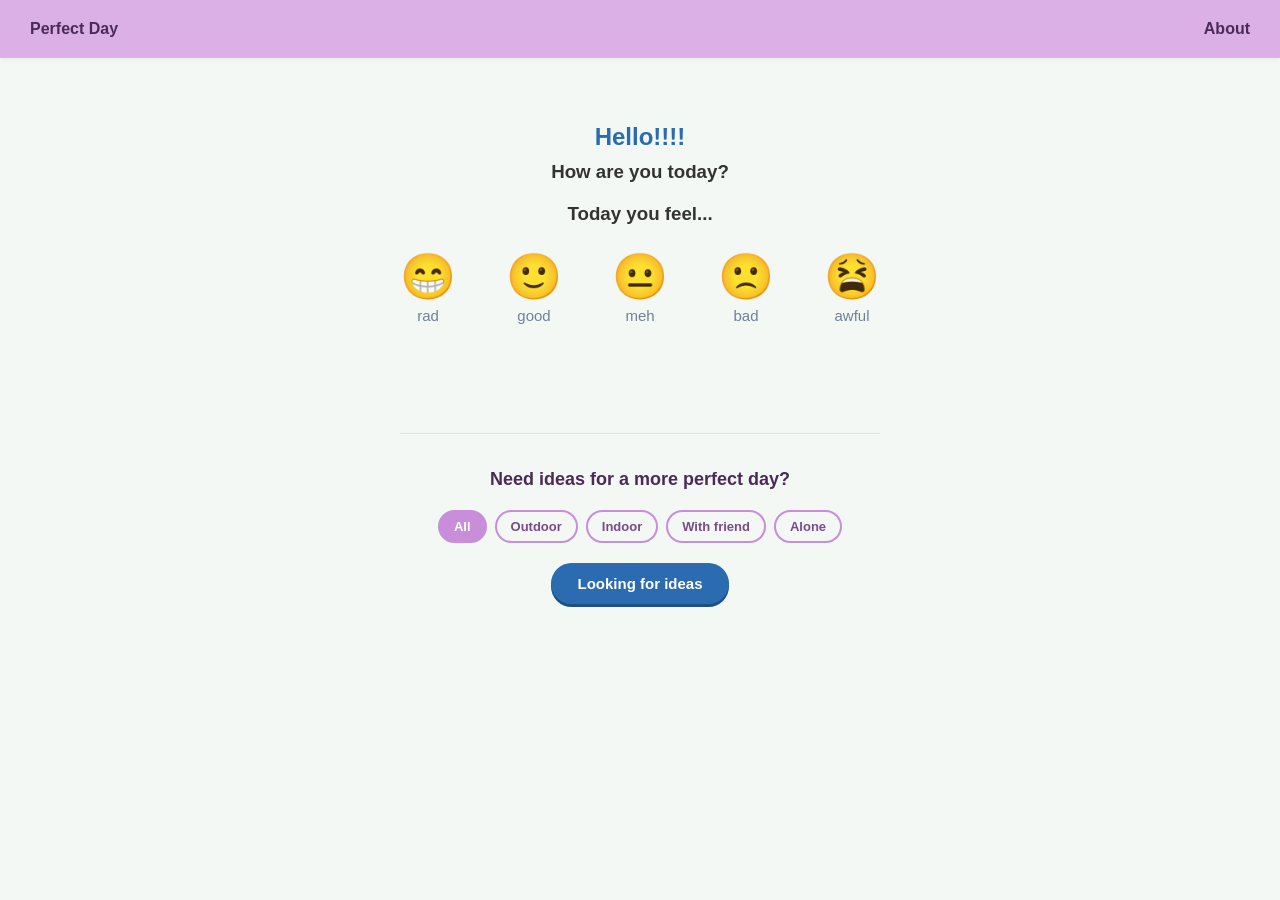
<file: Downloads/learn python/website.pertama/emotionstrack/index.html>
<!DOCTYPE html>
<html lang="id">
<head>
    <meta charset="UTF-8">
    <meta name="viewport" content="width=device-width, initial-scale=1.0">
    <title>Perfect Day</title>
    <link rel="stylesheet" href="style.css">
</head>
<body>

    <!-- Navigasi Atas -->
    <nav class="navbar">
        <div class="logo">Perfect Day</div>
        <ul class="nav-links">
            <li><a href="#about">About</a></li>
        </ul>
    </nav>

    <!-- Hero Section -->
    <section id="about" class="hero">
        <h1>Hello!!!!</h1>
        <h3>How are you today?</h3>
        <h3>Today you feel...</h3>

        <!-- Pilihan Emoji Mood -->
        <div class="emoji-container">
            <button data-mood="positive" onclick="tampilkanPesan('Awesome! keep up the great spirit for the future! 😎', 'positive', this)">
                <span class="emoji">😁</span>
                <span class="label">rad</span>
            </button>
            <button data-mood="positive" onclick="tampilkanPesan('Good day, continue your day yeah! 😊', 'positive', this)">
                <span class="emoji">🙂</span>
                <span class="label">good</span>
            </button>
            <button data-mood="neutral" onclick="tampilkanPesan('A bad day? thats okay, try doing something yeah! 🤗', 'neutral', this)">
                <span class="emoji">😐</span>
                <span class="label">meh</span>
            </button>
            <button data-mood="negative" onclick="tampilkanPesan('I hope your day gets better... 🙁', 'negative', this)">
                <span class="emoji">🙁</span>
                <span class="label">bad</span>
            </button>
            <button data-mood="negative" onclick="tampilkanPesan('Its been a tough day, huh? Lets take a break for a while, okey?! 🤗', 'negative', this)">
                <span class="emoji">😫</span>
                <span class="label">awful</span>
            </button>
        </div>

        <!-- Wadah Teks Pesan -->
        <p id="hasil-pesan" class="pesan-box"></p>

        <!-- Generator Ide Perfect Day -->
        <div class="ide-section">
            <h3 class="ide-heading">Need ideas for a more perfect day?</h3>

            <div class="kategori-container">
                <button class="chip active" data-kategori="semua" onclick="pilihKategori('semua', this)">All</button>
                <button class="chip" data-kategori="outdoor" onclick="pilihKategori('outdoor', this)">Outdoor</button>
                <button class="chip" data-kategori="indoor" onclick="pilihKategori('indoor', this)">Indoor</button>
                <button class="chip" data-kategori="sosial" onclick="pilihKategori('sosial', this)">With friend</button>
                <button class="chip" data-kategori="sendiri" onclick="pilihKategori('sendiri', this)">Alone</button>
            </div>

            <button class="btn-random" onclick="cariIdeSempurna()">Looking for ideas</button>
            <p id="pesan-random" class="pesan-random-box"></p>
        </div>
    </section>

    <script src="script.js"></script>
</body>
</html>
</file>
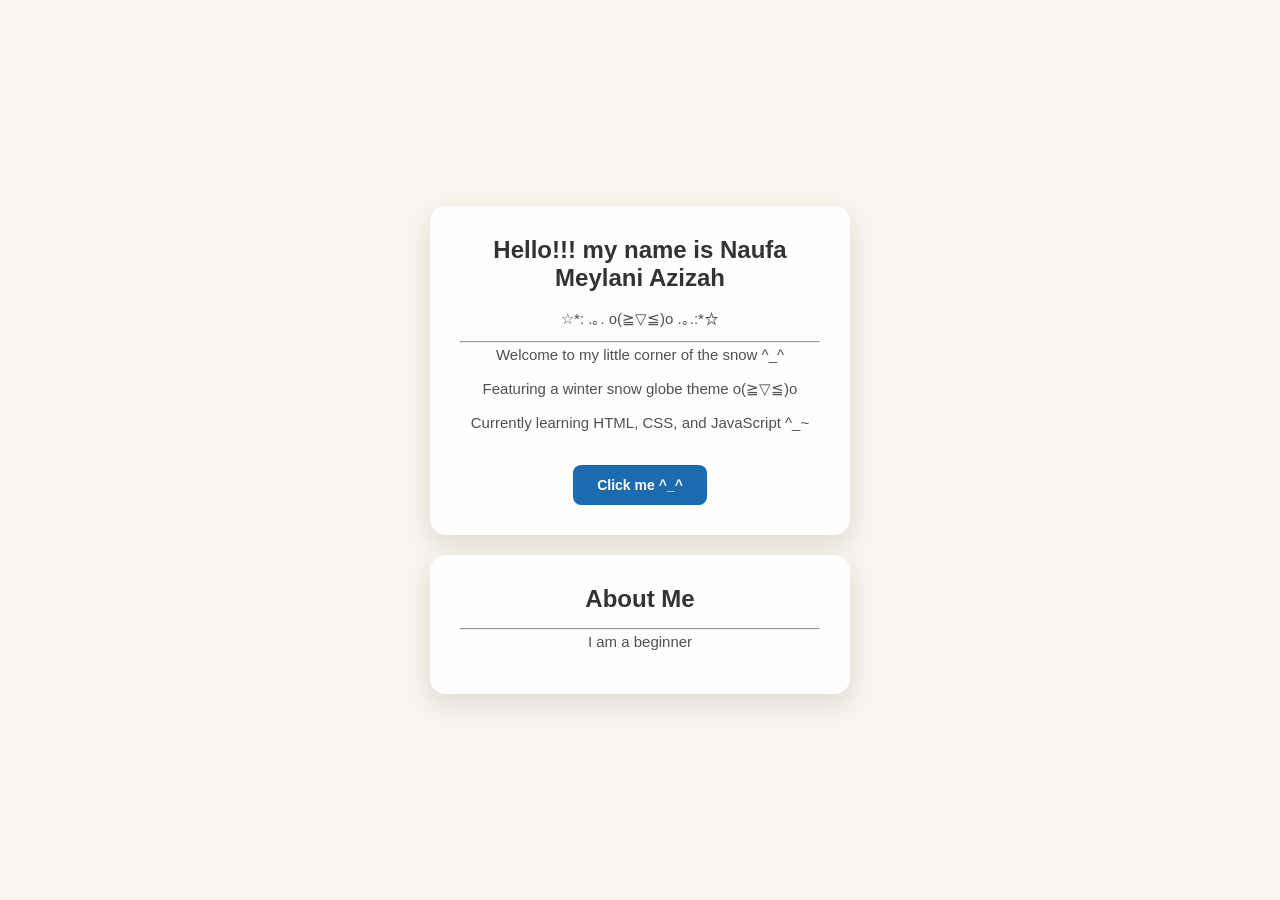
<file: Downloads/learn python/website.pertama/snowyweb/index.html>
<!DOCTYPE html>
<html lang="id">
<head>
    <meta charset="UTF-8">
    <meta name="viewport" content="width=device-width, initial-scale=1.0">
    <title>Snowy Web</title>
    <link rel="stylesheet" href="style.css">
</head>
<body>

    <canvas id="snowCanvas"></canvas>

    <div class="container">
        <div class="card">
            <h1>Hello!!! my name is Naufa Meylani Azizah</h1>
            <p>☆*: .｡. o(≧▽≦)o .｡.:*☆</p>
            <hr>
            <p>Welcome to my little corner of the snow ^_^</p>
            <p>Featuring a winter snow globe theme o(≧▽≦)o</p>
            <p>Currently learning HTML, CSS, and JavaScript ^_~</p>
            <button onclick="toggleTheme()">Click me ^_^</button>
        </div>

        <div class="card">
            <h1>About Me</h1>
            <hr>
            <p>I am a beginner</p>
        </div>
    </div>

    <script src="script.js"></script>
</body>
</html>
</file>
<file: Downloads/learn python/website.pertama/emotionstrack/style.css>
* {
    box-sizing: border-box;
    margin: 0;
    padding: 0;
}

body {
    font-family: Arial, Helvetica, sans-serif;
    background-color: #f3f8f5;
    color: #333;
    text-align: center;
}

/* Navbar */
.navbar {
    display: flex;
    justify-content: space-between;
    align-items: center;
    padding: 20px 30px;
    background-color: #dbb0e7;
    box-shadow: 0 2px 5px rgba(0, 0, 0, 0.05);
}

.logo {
    font-weight: bold;
    color: #4a2b57;
}

.nav-links {
    list-style: none;
    display: flex;
    gap: 10px;
}

.nav-links a {
    text-decoration: none;
    color: #4a2b57;
    font-weight: bold;
}

/* Hero Section */
.hero {
    padding: 65px 25px;
}

h1 {
    color: #2b6cb0;
    margin-bottom: 10px;
}

h3 {
    margin-bottom: 20px;
}

/* Container Emoji */
.emoji-container {
    display: flex;
    justify-content: center;
    flex-wrap: wrap;
    gap: 40px;
    margin-bottom: 10px;
}

.emoji-container button {
    background: transparent;
    border: none;
    cursor: pointer;
    display: flex;
    flex-direction: column;
    align-items: center;
    padding: 5px;
    border-radius: 70px;
    transition: transform 2.9s ease, background-color 0.2s ease;
}

.emoji-container button:hover {
    transform: scale(1.15);
}

.emoji-container button.selected {
    background-color: rgba(200, 142, 218, 0.18);
}

.emoji {
    font-size: 45px;
}

.label {
    font-size: 15px;
    color: #718096;
    margin-top: 4px;
}

/* Box Pesan Hasil Klik */
.pesan-box {
    margin: 25px auto 0 auto;
    padding: 12px 20px;
    background-color: #c88eda;
    color: #f9fbfc;
    border-radius: 8px;
    font-weight: bold;
    max-width: 350px;
    box-shadow: 0 2px 4px rgba(0, 0, 0, 0.05);

    opacity: 0;
    transform: translateY(-6px);
    max-height: 0;
    overflow: hidden;
    transition: opacity 0.35s ease, transform 0.35s ease, max-height 0.35s ease, margin 0.35s ease, padding 0.35s ease;
}

.pesan-box.tampil {
    opacity: 1;
    transform: translateY(0);
    max-height: 200px;
}

/* Bagian generator ide */
.ide-section {
    margin-top: 55px;
    padding-top: 35px;
    border-top: 1px solid rgba(0, 0, 0, 0.08);
    max-width: 480px;
    margin-left: auto;
    margin-right: auto;
}

.ide-heading {
    color: #4a2b57;
    font-size: 18px;
}

.kategori-container {
    display: flex;
    flex-wrap: wrap;
    justify-content: center;
    gap: 8px;
    margin-bottom: 20px;
}

.chip {
    border: 2px solid #c88eda;
    background: transparent;
    color: #7a4b8c;
    font-weight: bold;
    font-size: 13px;
    padding: 7px 14px;
    border-radius: 999px;
    cursor: pointer;
    transition: background-color 0.2s ease, color 0.2s ease;
}

.chip:hover {
    background-color: rgba(200, 142, 218, 0.15);
}

.chip.active {
    background-color: #c88eda;
    color: #ffffff;
}

.btn-random {
    display: block;
    margin: 0 auto;
    background-color: #2b6cb0;
    color: #ffffff;
    font-weight: bold;
    font-size: 15px;
    border: none;
    padding: 12px 26px;
    border-radius: 999px;
    cursor: pointer;
    box-shadow: 0 3px 0 #1f4f85;
    transition: transform 0.12s ease;
}

.btn-random:active {
    transform: translateY(2px);
    box-shadow: 0 1px 0 #1f4f85;
}

.pesan-random-box {
    margin: 20px auto 0 auto;
    padding: 14px 20px;
    background-color: #eaf1ff;
    color: #1f4f85;
    border-radius: 8px;
    font-weight: 600;
    max-width: 380px;
    line-height: 1.5;

    opacity: 0;
    transform: translateY(-6px);
    max-height: 0;
    overflow: hidden;
    transition: opacity 0.35s ease, transform 0.35s ease, max-height 0.35s ease, margin 0.35s ease, padding 0.35s ease;
}

.pesan-random-box.tampil {
    opacity: 1;
    transform: translateY(0);
    max-height: 220px;
}

@media (max-width: 480px) {
    .emoji-container {
        gap: 20px;
    }
    .emoji {
        font-size: 36px;
    }
}
</file>
<file: Downloads/learn python/website.pertama/snowyweb/style.css>
* {
    margin: 0;
    padding: 0;
    box-sizing: border-box;
}

body {
    font-family: 'Segoe UI', sans-serif;
    display: flex;
    justify-content: center;
    align-items: center;
    min-height: 100vh;
    background-color: #f7f5eb;
    color: #333;
    transition: background-color 0.4s ease, color 0.4s ease;
    overflow: hidden;
    position: relative;
}

#snowCanvas {
    position: absolute;
    top: 0;
    left: 0;
    width: 100%;
    height: 100%;
    pointer-events: none;
    z-index: 1;
    opacity: 0;
    transition: opacity 0.4s ease;
}

.container {
    display: flex;
    flex-direction: column;
    gap: 20px;
    z-index: 2;
}

.card {
    background: rgba(255, 255, 255, 0.9);
    padding: 30px;
    border-radius: 16px;
    text-align: center;
    box-shadow: 0 10px 25px rgba(0,0,0,0.1);
    max-width: 420px;
    transition: background 0.4s ease, color 0.4s ease, box-shadow 0.4s ease;
}

h1 {
    font-size: 24px;
    margin-bottom: 15px;
}

p {
    font-size: 15px;
    line-height: 1.6;
    margin-bottom: 10px;
    opacity: 0.85;
}

button {
    margin-top: 20px;
    padding: 12px 24px;
    font-size: 14px;
    font-weight: 600;
    border: none;
    border-radius: 8px;
    cursor: pointer;
    background-color: #1b6bb0;
    color: white;
    transition: transform 0.2s, background-color 0.2s;
}

button:hover {
    transform: scale(1.05);
    background-color: #145287;
}

body.dark-mode {
    background-color: #0d1321;
    color: #ffffff;
}

body.dark-mode .card {
    background: rgba(19, 27, 44, 0.85);
    box-shadow: 0 10px 30px rgba(0,0,0,0.5);
    border: 1px solid rgba(255, 255, 255, 0.1);
}

body.dark-mode #snowCanvas {
    opacity: 1;
}
</file>
